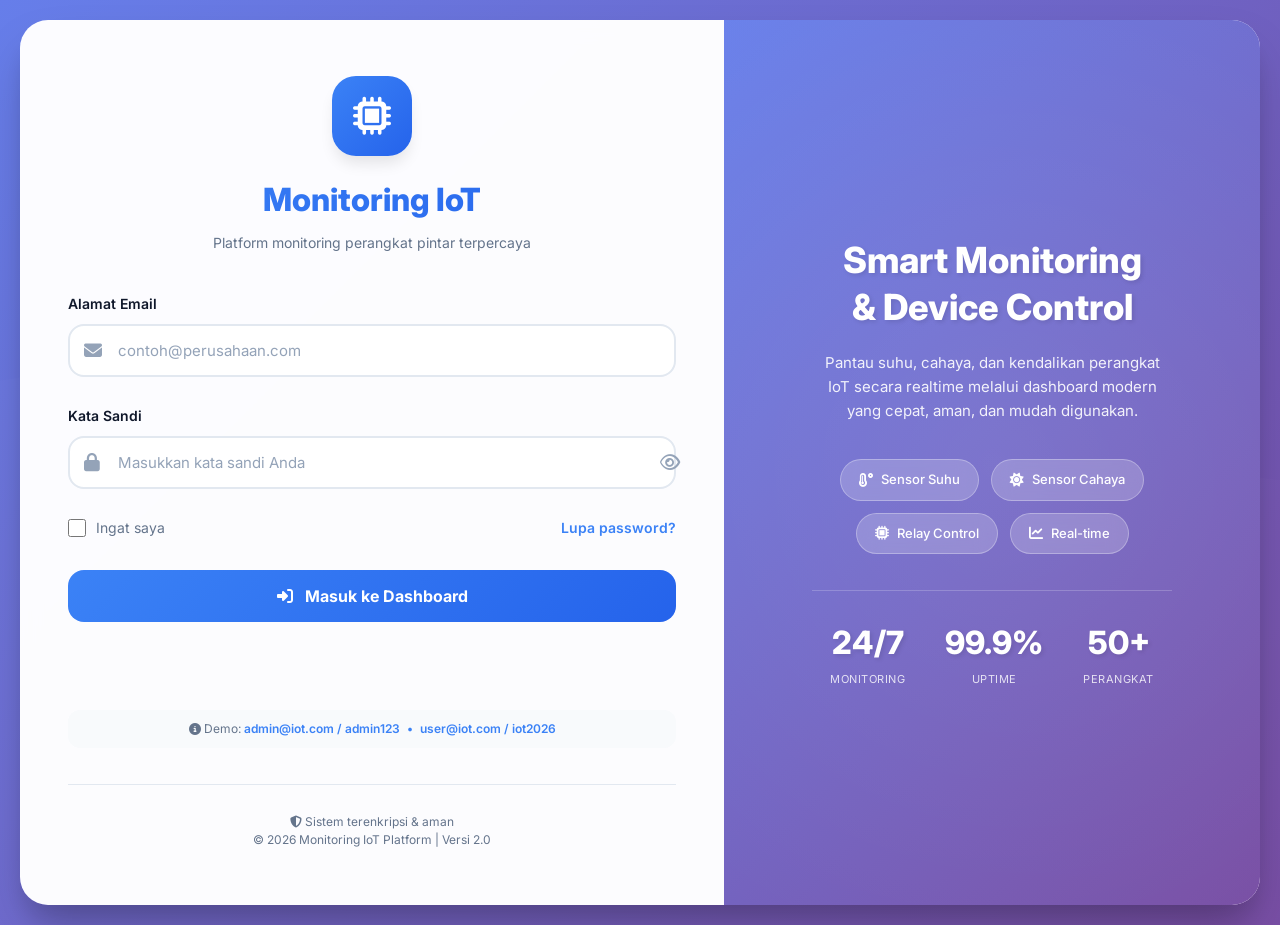
<file: login.html>
<!DOCTYPE html>
<html lang="id">
<head>
  <meta charset="UTF-8" />
  <meta name="viewport" content="width=device-width, initial-scale=1.0, user-scalable=yes" />
  <meta name="description" content="Login - Monitoring IoT Platform" />
  <meta name="theme-color" content="#3b82f6" />
  <title>Login | Monitoring IoT Platform</title>
  
  <!-- Font & Icons -->
  <link href="https://fonts.googleapis.com/css2?family=Inter:opsz,wght@14..32,300;14..32,400;14..32,500;14..32,600;14..32,700;14..32,800&display=swap" rel="stylesheet" />
  <link rel="stylesheet" href="https://cdnjs.cloudflare.com/ajax/libs/font-awesome/6.5.1/css/all.min.css" />
  
  <style>
    /* ================= SAME THEME AS DASHBOARD ================= */
    :root {
      --primary: #3b82f6;
      --primary-dark: #2563eb;
      --primary-light: #60a5fa;
      --success: #10b981;
      --danger: #ef4444;
      --warning: #f59e0b;
      --dark: #0f172a;
      --dark-soft: #1e293b;
      --gray: #64748b;
      --gray-light: #94a3b8;
      --border: #e2e8f0;
      --bg-light: #f8fafc;
      --shadow-sm: 0 1px 3px 0 rgb(0 0 0 / 0.1);
      --shadow-md: 0 4px 6px -1px rgb(0 0 0 / 0.1);
      --shadow-lg: 0 10px 15px -3px rgb(0 0 0 / 0.1);
      --shadow-xl: 0 20px 25px -5px rgb(0 0 0 / 0.1);
      --gradient-primary: linear-gradient(135deg, #3b82f6, #2563eb);
      --gradient-success: linear-gradient(135deg, #10b981, #059669);
      --gradient-purple: linear-gradient(135deg, #8b5cf6, #7c3aed);
      --radius-xl: 20px;
      --radius-2xl: 28px;
      --transition-base: 0.2s ease;
    }

    * {
      margin: 0;
      padding: 0;
      box-sizing: border-box;
    }

    body {
      background: linear-gradient(135deg, #667eea 0%, #764ba2 100%);
      font-family: 'Inter', system-ui, -apple-system, sans-serif;
      line-height: 1.5;
      color: var(--dark);
      min-height: 100vh;
      display: flex;
      align-items: center;
      justify-content: center;
      padding: 20px;
      position: relative;
    }

    body::before {
      content: '';
      position: absolute;
      top: 0;
      left: 0;
      right: 0;
      bottom: 0;
      background: url('data:image/svg+xml,<svg xmlns="http://www.w3.org/2000/svg" viewBox="0 0 1440 320"><path fill="rgba(255,255,255,0.05)" d="M0,96L48,112C96,128,192,160,288,160C384,160,480,128,576,122.7C672,117,768,139,864,154.7C960,171,1056,181,1152,165.3C1248,149,1344,107,1392,85.3L1440,64L1440,320L1392,320C1344,320,1248,320,1152,320C1056,320,960,320,864,320C768,320,672,320,576,320C480,320,384,320,288,320C192,320,96,320,48,320L0,320Z"></path></svg>') no-repeat bottom;
      background-size: cover;
      opacity: 0.3;
      pointer-events: none;
    }

    /* Dark mode support */
    @media (prefers-color-scheme: dark) {
      body {
        background: linear-gradient(135deg, #1e1b4b 0%, #111827 100%);
      }
    }

    /* Login Container */
    .login-container {
      width: 100%;
      max-width: 1300px;
      position: relative;
      z-index: 1;
      animation: fadeInUp 0.6s ease-out;
    }

    @keyframes fadeInUp {
      from {
        opacity: 0;
        transform: translateY(30px);
      }
      to {
        opacity: 1;
        transform: translateY(0);
      }
    }

    /* Glass Card */
    .login-card {
      background: rgba(255, 255, 255, 0.98);
      border-radius: var(--radius-2xl);
      box-shadow: var(--shadow-xl), 0 25px 50px -12px rgba(0, 0, 0, 0.25);
      overflow: hidden;
      display: flex;
      flex-wrap: wrap;
      transition: var(--transition-base);
      backdrop-filter: blur(10px);
    }

    @media (prefers-color-scheme: dark) {
      .login-card {
        background: rgba(30, 41, 59, 0.98);
      }
    }

    /* Left Side - Form */
    .login-form-side {
      flex: 1.2;
      padding: 56px 48px;
      min-width: 340px;
    }

    /* Logo Area */
    .logo-area {
      text-align: center;
      margin-bottom: 40px;
    }

    .logo-icon {
      width: 80px;
      height: 80px;
      background: var(--gradient-primary);
      border-radius: 24px;
      display: flex;
      align-items: center;
      justify-content: center;
      margin: 0 auto 20px;
      box-shadow: var(--shadow-lg);
      animation: pulse 2s infinite;
    }

    @keyframes pulse {
      0%, 100% {
        transform: scale(1);
      }
      50% {
        transform: scale(1.05);
      }
    }

    .logo-icon i {
      font-size: 38px;
      color: white;
    }

    .logo-area h1 {
      font-size: 32px;
      font-weight: 800;
      background: var(--gradient-primary);
      background-clip: text;
      -webkit-background-clip: text;
      color: transparent;
      margin-bottom: 8px;
    }

    .logo-area p {
      color: var(--gray);
      font-size: 14px;
    }

    /* Form Elements */
    .form-group {
      margin-bottom: 28px;
    }

    .form-group label {
      display: block;
      font-size: 14px;
      font-weight: 600;
      color: var(--dark);
      margin-bottom: 10px;
    }

    @media (prefers-color-scheme: dark) {
      .form-group label {
        color: #e2e8f0;
      }
    }

    .input-wrapper {
      position: relative;
    }

    .input-wrapper i {
      position: absolute;
      left: 16px;
      top: 50%;
      transform: translateY(-50%);
      color: var(--gray-light);
      font-size: 18px;
      transition: color var(--transition-base);
    }

    .input-wrapper input {
      width: 100%;
      padding: 15px 16px 15px 48px;
      background: white;
      border: 2px solid var(--border);
      border-radius: 16px;
      font-size: 15px;
      color: var(--dark);
      font-family: 'Inter', sans-serif;
      transition: all var(--transition-base);
      outline: none;
    }

    .input-wrapper input:focus {
      border-color: var(--primary);
      box-shadow: 0 0 0 4px rgba(59, 130, 246, 0.1);
    }

    .input-wrapper input:focus + i {
      color: var(--primary);
    }

    .input-wrapper input::placeholder {
      color: var(--gray-light);
    }

    @media (prefers-color-scheme: dark) {
      .input-wrapper input {
        background: #0f172a;
        border-color: #334155;
        color: #f1f5f9;
      }
      .input-wrapper input:focus {
        border-color: var(--primary);
        box-shadow: 0 0 0 4px rgba(59, 130, 246, 0.2);
      }
    }

    .toggle-password {
      position: absolute;
      right: 16px;
      top: 50%;
      transform: translateY(-50%);
      background: none;
      border: none;
      color: var(--gray-light);
      cursor: pointer;
      font-size: 18px;
      transition: all var(--transition-base);
      padding: 8px;
      border-radius: 8px;
    }

    .toggle-password:hover {
      color: var(--primary);
      background: rgba(59, 130, 246, 0.1);
    }

    /* Form Row */
    .form-row {
      display: flex;
      justify-content: space-between;
      align-items: center;
      margin: 28px 0 32px;
      flex-wrap: wrap;
      gap: 12px;
    }

    .checkbox {
      display: flex;
      align-items: center;
      gap: 10px;
      color: var(--gray);
      font-size: 14px;
      cursor: pointer;
      user-select: none;
    }

    .checkbox input {
      width: 18px;
      height: 18px;
      accent-color: var(--primary);
      cursor: pointer;
    }

    .checkbox:hover {
      color: var(--dark);
    }

    .forgot-link {
      color: var(--primary);
      text-decoration: none;
      font-size: 14px;
      font-weight: 600;
      transition: all var(--transition-base);
    }

    .forgot-link:hover {
      color: var(--primary-dark);
      text-decoration: underline;
      transform: translateX(2px);
    }

    /* Button */
    .btn-login {
      width: 100%;
      background: var(--gradient-primary);
      border: none;
      padding: 16px;
      border-radius: 16px;
      font-size: 16px;
      font-weight: 700;
      color: white;
      font-family: 'Inter', sans-serif;
      cursor: pointer;
      transition: all var(--transition-base);
      display: flex;
      align-items: center;
      justify-content: center;
      gap: 12px;
      position: relative;
      overflow: hidden;
    }

    .btn-login::before {
      content: '';
      position: absolute;
      top: 50%;
      left: 50%;
      width: 0;
      height: 0;
      border-radius: 50%;
      background: rgba(255, 255, 255, 0.3);
      transform: translate(-50%, -50%);
      transition: width 0.6s, height 0.6s;
    }

    .btn-login:hover::before {
      width: 300px;
      height: 300px;
    }

    .btn-login:hover {
      transform: translateY(-2px);
      box-shadow: var(--shadow-lg);
    }

    .btn-login:active {
      transform: translateY(0);
    }

    .btn-login.loading {
      opacity: 0.8;
      pointer-events: none;
    }

    .btn-login.loading i {
      animation: spin 1s linear infinite;
    }

    @keyframes spin {
      from { transform: rotate(0deg); }
      to { transform: rotate(360deg); }
    }

    /* Message */
    .form-message {
      margin-top: 20px;
      text-align: center;
      font-size: 13px;
      padding: 12px;
      border-radius: 12px;
      min-height: 48px;
      font-weight: 500;
      animation: slideDown 0.3s ease-out;
    }

    @keyframes slideDown {
      from {
        opacity: 0;
        transform: translateY(-10px);
      }
      to {
        opacity: 1;
        transform: translateY(0);
      }
    }

    .form-message.error {
      background: linear-gradient(135deg, #fef2f2, #fee2e2);
      color: var(--danger);
      border-left: 4px solid var(--danger);
    }

    .form-message.success {
      background: linear-gradient(135deg, #f0fdf4, #dcfce7);
      color: var(--success);
      border-left: 4px solid var(--success);
    }

    @media (prefers-color-scheme: dark) {
      .form-message.error {
        background: rgba(239, 68, 68, 0.15);
        border-left-color: var(--danger);
      }
      .form-message.success {
        background: rgba(16, 185, 129, 0.15);
        border-left-color: var(--success);
      }
    }

    /* Footer */
    .form-footer {
      text-align: center;
      margin-top: 36px;
      padding-top: 28px;
      border-top: 1px solid var(--border);
      color: var(--gray);
      font-size: 12px;
    }

    @media (prefers-color-scheme: dark) {
      .form-footer {
        border-top-color: #334155;
      }
    }

    /* Right Side - Hero */
    .login-hero {
      flex: 0.9;
      background: linear-gradient(135deg, #667eea 0%, #764ba2 100%);
      padding: 56px 40px;
      display: flex;
      align-items: center;
      justify-content: center;
      position: relative;
      overflow: hidden;
    }

    .login-hero::before {
      content: '';
      position: absolute;
      top: -50%;
      right: -50%;
      width: 200%;
      height: 200%;
      background: radial-gradient(circle, rgba(255,255,255,0.1) 0%, rgba(255,255,255,0) 70%);
      animation: rotate 20s linear infinite;
    }

    @keyframes rotate {
      from {
        transform: rotate(0deg);
      }
      to {
        transform: rotate(360deg);
      }
    }

    .hero-content {
      text-align: center;
      max-width: 360px;
      position: relative;
      z-index: 1;
    }

    .hero-content h2 {
      font-size: 36px;
      font-weight: 800;
      line-height: 1.3;
      color: white;
      margin-bottom: 20px;
      text-shadow: 2px 2px 4px rgba(0,0,0,0.1);
    }

    .hero-content p {
      color: rgba(255, 255, 255, 0.9);
      font-size: 15px;
      line-height: 1.6;
      margin-bottom: 36px;
    }

    /* Feature Badges */
    .feature-badges {
      display: flex;
      flex-wrap: wrap;
      justify-content: center;
      gap: 12px;
      margin-bottom: 36px;
    }

    .badge {
      background: rgba(255, 255, 255, 0.2);
      backdrop-filter: blur(10px);
      padding: 10px 18px;
      border-radius: 40px;
      font-size: 13px;
      font-weight: 500;
      display: inline-flex;
      align-items: center;
      gap: 8px;
      transition: all var(--transition-base);
      color: white;
      border: 1px solid rgba(255, 255, 255, 0.3);
    }

    .badge i {
      font-size: 14px;
    }

    .badge:hover {
      transform: translateY(-2px) scale(1.05);
      background: rgba(255, 255, 255, 0.3);
      box-shadow: var(--shadow-md);
    }

    /* Stats */
    .stats {
      display: flex;
      justify-content: center;
      gap: 40px;
      padding-top: 28px;
      border-top: 1px solid rgba(255, 255, 255, 0.2);
    }

    .stat {
      text-align: center;
    }

    .stat-number {
      font-size: 32px;
      font-weight: 800;
      color: white;
      text-shadow: 2px 2px 4px rgba(0,0,0,0.1);
    }

    .stat-label {
      font-size: 11px;
      color: rgba(255, 255, 255, 0.8);
      text-transform: uppercase;
      letter-spacing: 0.5px;
      margin-top: 4px;
    }

    /* Demo Hint */
    .demo-hint {
      margin-top: 20px;
      text-align: center;
      font-size: 12px;
      color: var(--gray);
      padding: 10px;
      background: var(--bg-light);
      border-radius: 12px;
    }

    @media (prefers-color-scheme: dark) {
      .demo-hint {
        background: rgba(15, 23, 42, 0.5);
      }
    }

    .demo-hint span {
      color: var(--primary);
      cursor: pointer;
      font-weight: 600;
      text-decoration: none;
      transition: all var(--transition-base);
    }

    .demo-hint span:hover {
      color: var(--primary-dark);
      text-decoration: underline;
    }

    /* Responsive */
    @media (max-width: 1024px) {
      .login-form-side {
        padding: 48px 36px;
      }
      .login-hero {
        padding: 48px 32px;
      }
    }

    @media (max-width: 900px) {
      .login-form-side {
        padding: 40px 32px;
      }
      .login-hero {
        padding: 40px 28px;
      }
      .hero-content h2 {
        font-size: 28px;
      }
    }

    @media (max-width: 768px) {
      body {
        padding: 16px;
      }
      .login-form-side {
        padding: 36px 28px;
        min-width: auto;
      }
      .hero-content h2 {
        font-size: 24px;
      }
      .stats {
        gap: 30px;
      }
      .stat-number {
        font-size: 26px;
      }
    }

    @media (max-width: 640px) {
      .login-card {
        flex-direction: column;
      }
      .login-hero {
        order: -1;
      }
      .feature-badges {
        gap: 8px;
      }
      .badge {
        padding: 8px 14px;
        font-size: 11px;
      }
      .stats {
        gap: 24px;
      }
    }
  </style>
</head>
<body>

<div class="login-container">
  <div class="login-card">
    <!-- Left Side - Login Form -->
    <div class="login-form-side">
      <div class="logo-area">
        <div class="logo-icon">
          <i class="fas fa-microchip"></i>
        </div>
        <h1>Monitoring IoT</h1>
        <p>Platform monitoring perangkat pintar terpercaya</p>
      </div>

      <form id="loginForm">
        <div class="form-group">
          <label for="email">Alamat Email</label>
          <div class="input-wrapper">
            <i class="fas fa-envelope"></i>
            <input 
              type="email" 
              id="email" 
              placeholder="contoh@perusahaan.com" 
              autocomplete="email"
              required
            >
          </div>
        </div>

        <div class="form-group">
          <label for="password">Kata Sandi</label>
          <div class="input-wrapper">
            <i class="fas fa-lock"></i>
            <input 
              type="password" 
              id="password" 
              placeholder="Masukkan kata sandi Anda" 
              autocomplete="current-password"
              required
            >
            <button type="button" class="toggle-password" id="togglePassword" aria-label="Toggle password visibility">
              <i class="far fa-eye"></i>
            </button>
          </div>
        </div>

        <div class="form-row">
          <label class="checkbox">
            <input type="checkbox" id="rememberCheckbox">
            <span>Ingat saya</span>
          </label>
          <a href="#" class="forgot-link" id="forgotLink">Lupa password?</a>
        </div>

        <button type="submit" class="btn-login" id="submitBtn">
          <i class="fas fa-sign-in-alt"></i>
          <span>Masuk ke Dashboard</span>
        </button>

        <div id="loginMessage" class="form-message"></div>
        
        <div class="demo-hint">
          <i class="fas fa-info-circle"></i> Demo: 
          <span id="fillDemo">admin@iot.com / admin123</span>
          <span style="margin: 0 4px">•</span>
          <span id="fillDemo2">user@iot.com / iot2026</span>
        </div>
      </form>

      <div class="form-footer">
        <i class="fas fa-shield-alt"></i> Sistem terenkripsi & aman
        <br>
        © 2026 Monitoring IoT Platform | Versi 2.0
      </div>
    </div>

    <!-- Right Side - Hero Section -->
    <div class="login-hero">
      <div class="hero-content">
        <h2>
          Smart Monitoring
          <br>
          & Device Control
        </h2>
        <p>
          Pantau suhu, cahaya, dan kendalikan perangkat IoT secara realtime 
          melalui dashboard modern yang cepat, aman, dan mudah digunakan.
        </p>
        
        <div class="feature-badges">
          <div class="badge">
            <i class="fas fa-temperature-high"></i>
            Sensor Suhu
          </div>
          <div class="badge">
            <i class="fas fa-sun"></i>
            Sensor Cahaya
          </div>
          <div class="badge">
            <i class="fas fa-microchip"></i>
            Relay Control
          </div>
          <div class="badge">
            <i class="fas fa-chart-line"></i>
            Real-time
          </div>
        </div>

        <div class="stats">
          <div class="stat">
            <div class="stat-number">24/7</div>
            <div class="stat-label">Monitoring</div>
          </div>
          <div class="stat">
            <div class="stat-number">99.9%</div>
            <div class="stat-label">Uptime</div>
          </div>
          <div class="stat">
            <div class="stat-number">50+</div>
            <div class="stat-label">Perangkat</div>
          </div>
        </div>
      </div>
    </div>
  </div>
</div>

<script>
  (function() {
    const toggleBtn = document.getElementById('togglePassword');
    const passwordInput = document.getElementById('password');
    const emailInput = document.getElementById('email');
    const loginForm = document.getElementById('loginForm');
    const messageDiv = document.getElementById('loginMessage');
    const submitBtn = document.getElementById('submitBtn');
    const rememberCheckbox = document.getElementById('rememberCheckbox');
    const fillDemo = document.getElementById('fillDemo');
    const fillDemo2 = document.getElementById('fillDemo2');

    // Toggle password visibility
    if (toggleBtn && passwordInput) {
      toggleBtn.addEventListener('click', () => {
        const type = passwordInput.type === 'password' ? 'text' : 'password';
        passwordInput.type = type;
        const icon = toggleBtn.querySelector('i');
        icon.className = type === 'password' ? 'far fa-eye' : 'far fa-eye-slash';
      });
    }

    // Fill demo credentials
    if (fillDemo) {
      fillDemo.addEventListener('click', (e) => {
        e.stopPropagation();
        emailInput.value = 'admin@iot.com';
        passwordInput.value = 'admin123';
        showMessage('✅ Demo admin credentials telah diisi', false);
        // Trigger input event for any listeners
        emailInput.dispatchEvent(new Event('input'));
        passwordInput.dispatchEvent(new Event('input'));
      });
    }

    if (fillDemo2) {
      fillDemo2.addEventListener('click', (e) => {
        e.stopPropagation();
        emailInput.value = 'user@iot.com';
        passwordInput.value = 'iot2026';
        showMessage('✅ Demo user credentials telah diisi', false);
        emailInput.dispatchEvent(new Event('input'));
        passwordInput.dispatchEvent(new Event('input'));
      });
    }

    function showMessage(msg, isError = true) {
      messageDiv.textContent = msg;
      messageDiv.className = 'form-message';
      messageDiv.classList.add(isError ? 'error' : 'success');
      
      if (!isError) {
        setTimeout(() => {
          if (messageDiv.textContent === msg) {
            messageDiv.textContent = '';
            messageDiv.className = 'form-message';
          }
        }, 4000);
      }
    }

    // Load stored credentials
    function loadStoredCredentials() {
      const storedEmail = localStorage.getItem('iot_rem_email');
      const storedPass = localStorage.getItem('iot_rem_pass');
      const rememberFlag = localStorage.getItem('iot_rem_flag');
      
      if (rememberFlag === 'true' && storedEmail && storedPass) {
        emailInput.value = storedEmail;
        passwordInput.value = storedPass;
        rememberCheckbox.checked = true;
      }
    }

    // Save remember me
    function persistRememberMe(email, password, remember) {
      if (remember) {
        localStorage.setItem('iot_rem_email', email);
        localStorage.setItem('iot_rem_pass', password);
        localStorage.setItem('iot_rem_flag', 'true');
      } else {
        localStorage.removeItem('iot_rem_email');
        localStorage.removeItem('iot_rem_pass');
        localStorage.setItem('iot_rem_flag', 'false');
      }
    }

    // Validation
    function validateInputs(email, password) {
      if (!email.trim() || !password.trim()) {
        showMessage('❌ Email dan password harus diisi!');
        return false;
      }
      const emailPattern = /^[^\s@]+@([^\s@]+\.)+[^\s@]+$/;
      if (!emailPattern.test(email)) {
        showMessage('📧 Format email tidak valid. Contoh: nama@domain.com');
        return false;
      }
      if (password.length < 4) {
        showMessage('🔐 Password minimal 4 karakter');
        return false;
      }
      return true;
    }

    // Simulate login API with better security
    async function performLogin(email, password) {
      return new Promise((resolve, reject) => {
        setTimeout(() => {
          const validCredentials = [
            { email: 'admin@iot.com', pass: 'admin123', role: 'admin', name: 'Administrator' },
            { email: 'user@iot.com', pass: 'iot2026', role: 'user', name: 'User Biasa' },
            { email: 'operator@monitoring.com', pass: 'monitor123', role: 'operator', name: 'Operator' }
          ];
          const matched = validCredentials.find(cred => cred.email === email && cred.pass === password);
          
          if (matched) {
            resolve({ 
              success: true, 
              message: `✅ Selamat datang, ${matched.name}! Mengarahkan ke dashboard...`, 
              token: 'jwt_token_' + Date.now(),
              user: matched
            });
          } else {
            reject({ 
              success: false, 
              message: '❌ Email atau password salah. Gunakan:\n• admin@iot.com / admin123\n• user@iot.com / iot2026'
            });
          }
        }, 1000);
      });
    }

    // Redirect ke dashboard
    function redirectToDashboard() {
      // Simpan sesi login
      sessionStorage.setItem('isLoggedIn', 'true');
      sessionStorage.setItem('userEmail', emailInput.value.trim());
      sessionStorage.setItem('loginTime', new Date().toISOString());
      
      // Redirect ke dashboard
      window.location.href = 'dashboard.html';
    }

    // Handle submit
    loginForm.addEventListener('submit', async (e) => {
      e.preventDefault();
      
      const email = emailInput.value.trim();
      const password = passwordInput.value;
      const remember = rememberCheckbox.checked;
      
      messageDiv.className = 'form-message';
      
      if (!validateInputs(email, password)) return;
      
      // Loading state
      const originalBtnHTML = submitBtn.innerHTML;
      submitBtn.innerHTML = '<i class="fas fa-spinner"></i><span>Memproses...</span>';
      submitBtn.classList.add('loading');
      submitBtn.disabled = true;
      
      try {
        const result = await performLogin(email, password);
        if (result.success) {
          persistRememberMe(email, password, remember);
          showMessage(result.message, false);
          sessionStorage.setItem('iot_token', result.token);
          sessionStorage.setItem('iot_user', email);
          sessionStorage.setItem('userRole', result.user.role);
          sessionStorage.setItem('userName', result.user.name);
          
          // Redirect after delay
          setTimeout(() => {
            redirectToDashboard();
          }, 1500);
        }
      } catch (err) {
        showMessage(err.message);
        submitBtn.innerHTML = originalBtnHTML;
        submitBtn.classList.remove('loading');
        submitBtn.disabled = false;
      }
    });

    // Forgot password handler with better UX
    const forgotLink = document.getElementById('forgotLink');
    if (forgotLink) {
      forgotLink.addEventListener('click', (e) => {
        e.preventDefault();
        showMessage('🔐 Silakan hubungi administrator sistem untuk reset password Anda. Email: support@iotplatform.com', false);
      });
    }

    // Clear message on input with debounce
    let inputTimeout;
    const clearMessageOnInput = () => {
      if (inputTimeout) clearTimeout(inputTimeout);
      inputTimeout = setTimeout(() => {
        if (messageDiv.textContent) messageDiv.textContent = '';
      }, 500);
    };
    
    emailInput.addEventListener('input', clearMessageOnInput);
    passwordInput.addEventListener('input', clearMessageOnInput);
    
    // Load stored credentials on page load
    loadStoredCredentials();

    // Cek jika sudah login, redirect ke dashboard
    if (sessionStorage.getItem('isLoggedIn') === 'true') {
      // Optional: add a small delay to prevent immediate redirect on page refresh
      setTimeout(() => {
        window.location.href = 'dashboard.html';
      }, 100);
    }
  })();
</script>
</body>
</html>
</file>
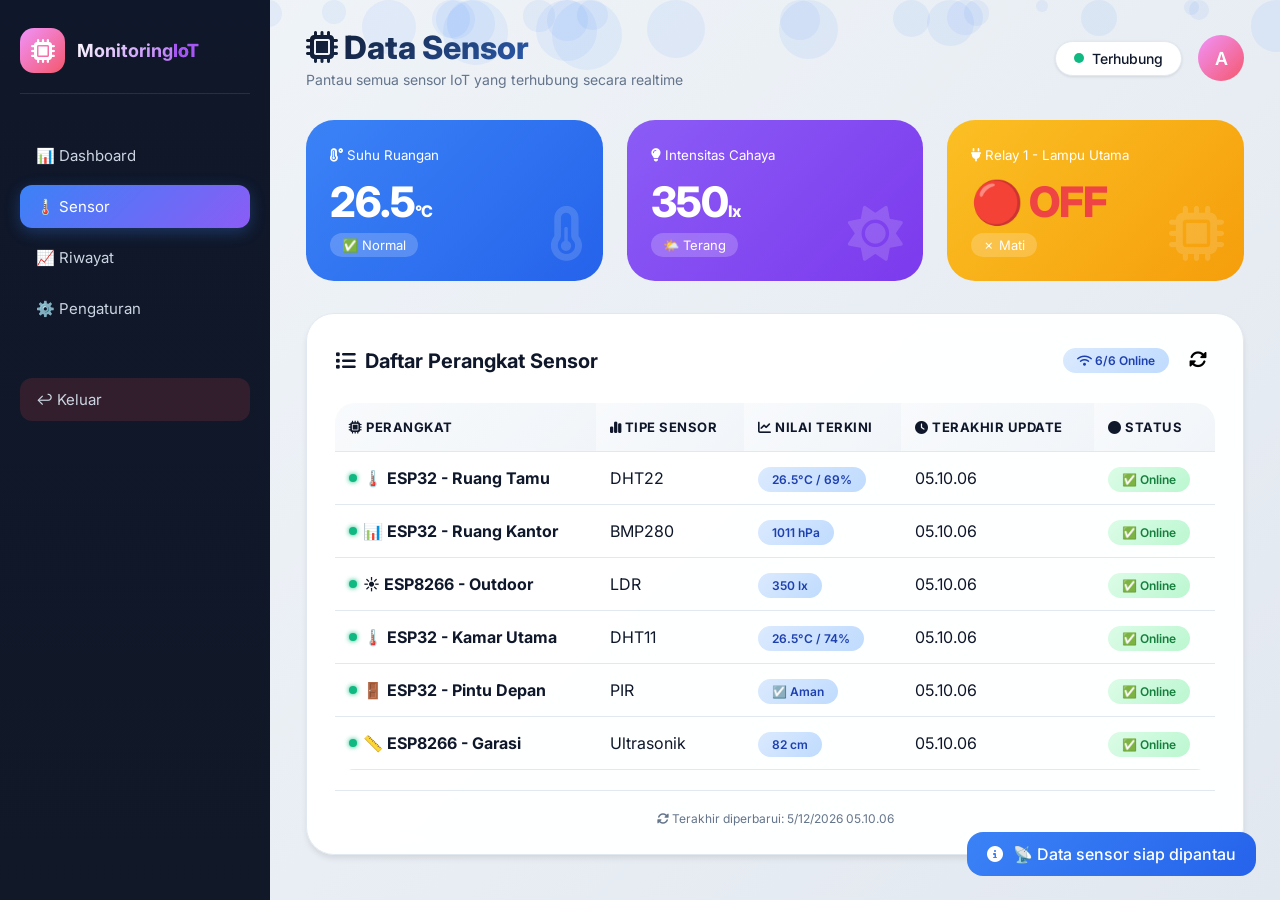
<file: sensor.html>
<!DOCTYPE html>
<html lang="id">
<head>
  <meta charset="UTF-8" />
  <meta name="viewport" content="width=device-width, initial-scale=1.0, user-scalable=yes" />
  <title>Data Sensor | Monitoring IoT</title>
  <meta name="description" content="Halaman monitoring data sensor realtime dari semua perangkat IoT yang terhubung." />
  
  <!-- Font & Icons -->
  <link href="https://fonts.googleapis.com/css2?family=Inter:opsz,wght@14..32,300;400;500;600;700;800&display=swap" rel="stylesheet" />
  <link rel="stylesheet" href="https://cdnjs.cloudflare.com/ajax/libs/font-awesome/6.5.1/css/all.min.css" />
  
  <style>
    :root {
      --primary: #3b82f6;
      --primary-dark: #2563eb;
      --primary-light: #60a5fa;
      --success: #10b981;
      --success-dark: #059669;
      --danger: #ef4444;
      --warning: #f59e0b;
      --dark: #0f172a;
      --dark-soft: #1e293b;
      --gray: #64748b;
      --gray-light: #94a3b8;
      --border: #e2e8f0;
      --bg-light: #f8fafc;
      --shadow-sm: 0 1px 3px 0 rgb(0 0 0 / 0.1);
      --shadow-md: 0 4px 6px -1px rgb(0 0 0 / 0.1);
      --shadow-lg: 0 10px 15px -3px rgb(0 0 0 / 0.1);
      --shadow-xl: 0 20px 25px -5px rgb(0 0 0 / 0.1);
      --gradient-primary: linear-gradient(135deg, #3b82f6, #2563eb);
      --gradient-success: linear-gradient(135deg, #10b981, #059669);
      --gradient-purple: linear-gradient(135deg, #8b5cf6, #7c3aed);
      --gradient-orange: linear-gradient(135deg, #f59e0b, #d97706);
      --gradient-sidebar: linear-gradient(180deg, #0f172a 0%, #111827 100%);
      --gradient-pink: linear-gradient(135deg, #ec4899, #be185d);
      --gradient-cyan: linear-gradient(135deg, #06b6d4, #0891b2);
      --transition-base: 0.3s cubic-bezier(0.4, 0, 0.2, 1);
      --radius-xl: 20px;
      --radius-2xl: 28px;
    }

    * { margin: 0; padding: 0; box-sizing: border-box; }

    body {
      font-family: 'Inter', sans-serif;
      background: linear-gradient(135deg, #f1f5f9 0%, #e2e8f0 100%);
      color: var(--dark);
      min-height: 100vh;
    }

    /* Animated Background */
    .bg-animation {
      position: fixed;
      top: 0;
      left: 0;
      width: 100%;
      height: 100%;
      z-index: -1;
      overflow: hidden;
    }

    .bg-animation span {
      position: absolute;
      width: 20px;
      height: 20px;
      background: rgba(59,130,246,0.08);
      border-radius: 50%;
      animation: floatBg 20s infinite;
    }

    @keyframes floatBg {
      0% { transform: translateY(100vh) rotate(0deg); opacity: 0; }
      50% { opacity: 0.5; }
      100% { transform: translateY(-100vh) rotate(360deg); opacity: 0; }
    }

    /* App Shell */
    .app-shell { display: flex; min-height: 100vh; }

    /* Sidebar */
    .sidebar {
      width: 270px;
      background: var(--gradient-sidebar);
      color: #e2e8f0;
      position: fixed;
      left: 0;
      top: 0;
      height: 100vh;
      padding: 28px 20px;
      z-index: 100;
      transition: transform var(--transition-base);
      overflow-y: auto;
    }

    .sidebar-brand {
      display: flex;
      align-items: center;
      gap: 12px;
      margin-bottom: 40px;
      padding-bottom: 20px;
      border-bottom: 1px solid rgba(255,255,255,0.1);
    }

    .sidebar-brand .logo-icon {
      width: 45px;
      height: 45px;
      background: linear-gradient(135deg, #f093fb, #f5576c);
      border-radius: 14px;
      display: flex;
      align-items: center;
      justify-content: center;
    }

    .sidebar-brand .logo-icon i {
      font-size: 24px;
      color: white;
    }

    .sidebar-brand span {
      font-size: 18px;
      font-weight: 700;
      background: linear-gradient(135deg, #fff, #a855f7);
      -webkit-background-clip: text;
      background-clip: text;
      color: transparent;
    }

    .sidebar-brand span strong { background: none; color: #a855f7; -webkit-background-clip: unset; }

    .sidebar-nav {
      display: flex;
      flex-direction: column;
      gap: 8px;
    }

    .sidebar-nav a {
      display: flex;
      align-items: center;
      gap: 12px;
      padding: 12px 16px;
      color: #cbd5e1;
      text-decoration: none;
      border-radius: 12px;
      transition: all var(--transition-base);
      font-size: 15px;
    }

    .sidebar-nav a:hover { background: rgba(255,255,255,0.1); color: white; transform: translateX(4px); }
    .sidebar-nav a.active { 
      background: linear-gradient(135deg, #3b82f6, #8b5cf6);
      color: white;
      box-shadow: 0 4px 15px rgba(59,130,246,0.3);
    }

    .logout {
      margin-top: 40px;
      background: rgba(239,68,68,0.15);
    }
    .logout:hover { background: #ef4444 !important; }

    /* Main Content */
    .main {
      margin-left: 270px;
      width: calc(100% - 270px);
      padding: 28px 36px;
    }

    /* Topbar */
    .topbar {
      display: flex;
      justify-content: space-between;
      align-items: center;
      margin-bottom: 32px;
      flex-wrap: wrap;
      gap: 16px;
    }

    .topbar h1 {
      font-size: 32px;
      font-weight: 800;
      background: linear-gradient(135deg, #0f172a, #3b82f6);
      -webkit-background-clip: text;
      background-clip: text;
      color: transparent;
    }

    .muted { color: var(--gray); font-size: 14px; margin-top: 4px; }

    .topbar-actions {
      display: flex;
      align-items: center;
      gap: 16px;
    }

    .status-pill {
      display: flex;
      align-items: center;
      gap: 8px;
      background: white;
      padding: 8px 18px;
      border-radius: 40px;
      font-size: 14px;
      font-weight: 500;
      box-shadow: var(--shadow-sm);
      border: 1px solid var(--border);
      cursor: pointer;
      transition: all var(--transition-base);
    }

    .status-pill:hover { transform: scale(0.98); background: #f8fafc; }

    .dot {
      width: 10px;
      height: 10px;
      border-radius: 50%;
    }
    .online { background: var(--success); animation: pulse 2s infinite; }

    @keyframes pulse {
      0% { box-shadow: 0 0 0 0 rgba(16,185,129,0.4); }
      70% { box-shadow: 0 0 0 6px rgba(16,185,129,0); }
      100% { box-shadow: 0 0 0 0 rgba(16,185,129,0); }
    }

    .avatar {
      width: 46px;
      height: 46px;
      background: linear-gradient(135deg, #f093fb, #f5576c);
      border-radius: 50%;
      display: flex;
      align-items: center;
      justify-content: center;
      color: white;
      font-weight: 600;
      font-size: 18px;
      cursor: pointer;
      transition: all var(--transition-base);
    }
    .avatar:hover { transform: scale(1.05) rotate(5deg); }

    /* Stats Cards - Colorful */
    .stats-grid {
      display: grid;
      grid-template-columns: repeat(3, 1fr);
      gap: 24px;
      margin-bottom: 32px;
    }

    .stat-card {
      padding: 24px;
      border-radius: var(--radius-2xl);
      color: white;
      position: relative;
      overflow: hidden;
      transition: all var(--transition-base);
      cursor: pointer;
    }

    .stat-card:hover { transform: translateY(-6px); box-shadow: var(--shadow-xl); }

    .stat-card .stat-icon {
      position: absolute;
      right: 20px;
      bottom: 20px;
      font-size: 55px;
      opacity: 0.15;
      transition: all var(--transition-base);
    }

    .stat-card:hover .stat-icon { transform: scale(1.1); opacity: 0.25; }

    .stat-card h2 { font-size: 42px; margin: 12px 0 6px; font-weight: 800; letter-spacing: -1px; }

    .trend {
      font-size: 13px;
      background: rgba(255,255,255,0.2);
      padding: 4px 12px;
      border-radius: 30px;
      display: inline-flex;
      align-items: center;
      gap: 4px;
    }

    .gradient-1 { background: linear-gradient(135deg, #3b82f6, #2563eb); }
    .gradient-4 { background: linear-gradient(135deg, #8b5cf6, #7c3aed); }
    .gradient-relay { background: linear-gradient(135deg, #fbbf24, #f59e0b); }

    /* Panel */
    .panel {
      background: rgba(255,255,255,0.96);
      backdrop-filter: blur(10px);
      border-radius: var(--radius-2xl);
      padding: 28px;
      box-shadow: var(--shadow-md);
      border: 1px solid var(--border);
      transition: all var(--transition-base);
    }

    .panel:hover { box-shadow: var(--shadow-xl); transform: translateY(-3px); }

    .panel-header {
      display: flex;
      justify-content: space-between;
      align-items: center;
      margin-bottom: 24px;
      flex-wrap: wrap;
      gap: 12px;
    }

    .panel-header h3 { font-size: 20px; font-weight: 700; display: flex; align-items: center; gap: 10px; }

    .badge-pill {
      padding: 5px 14px;
      border-radius: 30px;
      font-size: 12px;
      font-weight: 600;
      transition: all var(--transition-base);
    }
    .badge-pill.ok { background: linear-gradient(135deg, #dcfce7, #bbf7d0); color: #15803d; }
    .badge-pill.warning { background: linear-gradient(135deg, #fef9c3, #fde047); color: #854d0e; }
    .badge-pill.err { background: linear-gradient(135deg, #fee2e2, #fecaca); color: #b91c1c; }
    .badge-pill.info { background: linear-gradient(135deg, #dbeafe, #bfdbfe); color: #1e40af; }

    /* Table */
    .table-wrap { overflow-x: auto; border-radius: var(--radius-xl); }
    .data-table { width: 100%; border-collapse: collapse; }
    .data-table th, .data-table td { padding: 16px 14px; text-align: left; border-bottom: 1px solid var(--border); }
    .data-table th { background: linear-gradient(135deg, #f8fafc, #f1f5f9); font-weight: 700; font-size: 13px; text-transform: uppercase; letter-spacing: 0.5px; color: var(--dark); }
    .data-table tr { transition: all var(--transition-base); }
    .data-table tr:hover td { background: rgba(59,130,246,0.05); transform: scale(1.01); }

    /* Sensor status indicator */
    .sensor-status {
      display: flex;
      align-items: center;
      gap: 6px;
    }
    .sensor-dot {
      width: 8px;
      height: 8px;
      border-radius: 50%;
    }
    .sensor-dot.online { background: #10b981; box-shadow: 0 0 5px #10b981; }
    .sensor-dot.offline { background: #ef4444; }

    /* Toast */
    .toast-notification {
      position: fixed;
      bottom: 24px;
      right: 24px;
      background: var(--dark-soft);
      color: white;
      padding: 12px 20px;
      border-radius: 16px;
      display: flex;
      align-items: center;
      gap: 10px;
      z-index: 1100;
      transform: translateX(400px);
      transition: transform 0.3s cubic-bezier(0.68, -0.55, 0.265, 1.55);
      font-weight: 500;
    }
    .toast-notification.show { transform: translateX(0); }
    .toast-notification.success { background: linear-gradient(135deg, #10b981, #059669); }
    .toast-notification.info { background: linear-gradient(135deg, #3b82f6, #2563eb); }
    .toast-notification.warning { background: linear-gradient(135deg, #f59e0b, #d97706); }

    /* Refresh button */
    .refresh-btn {
      background: none;
      border: none;
      cursor: pointer;
      font-size: 18px;
      padding: 8px;
      border-radius: 50%;
      transition: all var(--transition-base);
    }
    .refresh-btn:hover { background: var(--bg-light); transform: rotate(180deg); }

    /* Menu toggle mobile */
    .menu-toggle {
      display: none;
      position: fixed;
      bottom: 20px;
      right: 20px;
      width: 52px;
      height: 52px;
      background: linear-gradient(135deg, #3b82f6, #8b5cf6);
      border-radius: 50%;
      border: none;
      color: white;
      font-size: 24px;
      cursor: pointer;
      z-index: 1500;
      box-shadow: var(--shadow-lg);
      transition: all var(--transition-base);
    }
    .menu-toggle:hover { transform: scale(1.05); }

    /* Last update */
    .last-update {
      font-size: 12px;
      color: var(--gray);
      margin-top: 20px;
      text-align: center;
      padding-top: 20px;
      border-top: 1px solid var(--border);
    }

    /* Responsive */
    @media (max-width: 1024px) {
      .stats-grid { grid-template-columns: repeat(3, 1fr); gap: 16px; }
      .stat-card h2 { font-size: 32px; }
    }

    @media (max-width: 768px) {
      .sidebar { transform: translateX(-100%); }
      .sidebar.open { transform: translateX(0); }
      .main { margin-left: 0; width: 100%; padding: 20px; }
      .menu-toggle { display: flex; align-items: center; justify-content: center; }
      .stats-grid { grid-template-columns: 1fr; }
      .stat-card h2 { font-size: 38px; }
    }

    @media (max-width: 640px) {
      .panel { padding: 16px; }
      .data-table th, .data-table td { padding: 10px 8px; font-size: 12px; }
    }

    /* Dark mode */
    @media (prefers-color-scheme: dark) {
      body { background: linear-gradient(135deg, #0f172a 0%, #1e293b 100%); }
      .panel { background: rgba(30,41,59,0.96); border-color: #334155; }
      .status-pill { background: #1e293b; color: #e2e8f0; border-color: #334155; }
      .data-table th { background: #1e293b; color: #cbd5e1; }
      .data-table td { border-bottom-color: #334155; }
      .topbar h1 { background: linear-gradient(135deg, #fff, #94a3b8); -webkit-background-clip: text; background-clip: text; }
      .refresh-btn:hover { background: #334155; }
    }
  </style>
</head>
<body>

<div class="bg-animation" id="bgAnimation"></div>

<div class="app-shell">
  <aside class="sidebar" id="sidebar">
    <div class="sidebar-brand">
      <div class="logo-icon"><i class="fas fa-microchip"></i></div>
      <span>Monitoring<strong>IoT</strong></span>
    </div>
    <nav class="sidebar-nav">
      <a href="dashboard.html" id="nav-dashboard">📊 Dashboard</a>
      <a href="sensor.html" id="nav-sensor" class="active">🌡️ Sensor</a>
      <a href="riwayat.html" id="nav-riwayat">📈 Riwayat</a>
      <a href="pengaturan.html" id="nav-pengaturan">⚙️ Pengaturan</a>
      <a href="#" id="logoutBtn" class="logout">↩️ Keluar</a>
    </nav>
  </aside>

  <main class="main">
    <header class="topbar">
      <div>
        <h1><i class="fas fa-microchip"></i> Data Sensor</h1>
        <p class="muted">Pantau semua sensor IoT yang terhubung secara realtime</p>
      </div>
      <div class="topbar-actions">
        <div class="status-pill" id="connStatusBtn">
          <span class="dot online"></span> <span id="connectionStatus">Terhubung</span>
        </div>
        <div class="avatar" id="userAvatarBtn">A</div>
      </div>
    </header>

    <!-- Sensor Cards Grid -->
    <section class="stats-grid">
      <div class="stat-card gradient-1">
        <i class="fas fa-thermometer-half stat-icon"></i>
        <small><i class="fas fa-temperature-high"></i> Suhu Ruangan</small>
        <h2 id="statSuhu">--<span style="font-size:16px;">°C</span></h2>
        <span class="trend" id="trendSuhu">↑ Stabil</span>
      </div>
      <div class="stat-card gradient-4">
        <i class="fas fa-sun stat-icon"></i>
        <small><i class="fas fa-lightbulb"></i> Intensitas Cahaya</small>
        <h2 id="statCahaya">--<span style="font-size:16px;">lx</span></h2>
        <span class="trend" id="trendCahaya">↑ Cerah</span>
      </div>
      <div class="stat-card gradient-relay">
        <i class="fas fa-microchip stat-icon"></i>
        <small><i class="fas fa-plug"></i> Relay 1 - Lampu Utama</small>
        <h2 id="relayStatus">--</h2>
        <span class="trend" id="relayTrend">Status</span>
      </div>
    </section>

    <!-- Daftar Sensor -->
    <section class="panel">
      <div class="panel-header">
        <h3><i class="fas fa-list"></i> Daftar Perangkat Sensor</h3>
        <div style="display: flex; gap: 12px; align-items: center;">
          <span class="badge-pill info" id="sensorCount">Memuat...</span>
          <button class="refresh-btn" id="refreshSensorBtn" title="Refresh Data">
            <i class="fas fa-sync-alt"></i>
          </button>
        </div>
      </div>
      <div class="table-wrap">
        <table class="data-table">
          <thead>
            <tr>
              <th><i class="fas fa-microchip"></i> Perangkat</th>
              <th><i class="fas fa-chart-simple"></i> Tipe Sensor</th>
              <th><i class="fas fa-chart-line"></i> Nilai Terkini</th>
              <th><i class="fas fa-clock"></i> Terakhir Update</th>
              <th><i class="fas fa-circle"></i> Status</th>
            </tr>
          </thead>
          <tbody id="sensorTable">
            <tr><td colspan="5" style="text-align:center;color:var(--gray);"><i class="fas fa-spinner fa-pulse"></i> Memuat data...</td></tr>
          </tbody>
        </table>
      </div>
      <div class="last-update" id="lastUpdateInfo">
        <i class="fas fa-sync-alt"></i> Terakhir diperbarui: <span id="lastUpdateTime">--:--:--</span>
      </div>
    </section>
  </main>
</div>

<button class="menu-toggle" id="menuToggle"><i class="fas fa-bars"></i></button>
<div id="toastContainer"></div>

<script>
  // ============================================================
  // BACKGROUND ANIMATION
  // ============================================================
  function createBubbles() {
    const bg = document.getElementById('bgAnimation');
    for (let i = 0; i < 25; i++) {
      const bubble = document.createElement('span');
      const size = Math.random() * 60 + 10;
      bubble.style.width = size + 'px';
      bubble.style.height = size + 'px';
      bubble.style.left = Math.random() * 100 + '%';
      bubble.style.animationDuration = Math.random() * 15 + 10 + 's';
      bubble.style.animationDelay = Math.random() * 10 + 's';
      bg.appendChild(bubble);
    }
  }
  createBubbles();

  // ============================================================
  // TOAST NOTIFICATION
  // ============================================================
  function showToast(message, type = 'success') {
    const container = document.getElementById('toastContainer');
    const toast = document.createElement('div');
    toast.className = `toast-notification ${type}`;
    const icons = { success: 'fa-check-circle', info: 'fa-info-circle', warning: 'fa-exclamation-circle' };
    toast.innerHTML = `<i class="fas ${icons[type] || icons.success}"></i><span>${message}</span>`;
    container.appendChild(toast);
    setTimeout(() => toast.classList.add('show'), 10);
    setTimeout(() => {
      toast.classList.remove('show');
      setTimeout(() => toast.remove(), 300);
    }, 3000);
  }

  // ============================================================
  // DATA SENSOR SIMULATION (FIREBASE INTEGRATION READY)
  // ============================================================
  
  // Simulasi data sensor
  let currentSuhu = 26.5;
  let currentCahaya = 350;
  let currentRelayState = false;
  
  // Data perangkat sensor
  const sensorDevices = [
    { id: 1, perangkat: 'ESP32 - Ruang Tamu', tipe: 'DHT22', icon: '🌡️', unit: '°C / %' },
    { id: 2, perangkat: 'ESP32 - Ruang Kantor', tipe: 'BMP280', icon: '📊', unit: 'hPa' },
    { id: 3, perangkat: 'ESP8266 - Outdoor', tipe: 'LDR', icon: '☀️', unit: 'lx' },
    { id: 4, perangkat: 'ESP32 - Kamar Utama', tipe: 'DHT11', icon: '🌡️', unit: '°C / %' },
    { id: 5, perangkat: 'ESP32 - Pintu Depan', tipe: 'PIR', icon: '🚪', unit: 'Deteksi' },
    { id: 6, perangkat: 'ESP8266 - Garasi', tipe: 'Ultrasonik', icon: '📏', unit: 'cm' },
  ];
  
  function updateLastUpdateTime() {
    const now = new Date();
    const timeStr = now.toLocaleTimeString('id-ID', { hour: '2-digit', minute: '2-digit', second: '2-digit' });
    const dateStr = now.toLocaleDateString('id-ID');
    const updateEl = document.getElementById('lastUpdateTime');
    if (updateEl) updateEl.textContent = `${dateStr} ${timeStr}`;
  }
  
  function updateStats() {
    const suhuEl = document.getElementById('statSuhu');
    const cahayaEl = document.getElementById('statCahaya');
    const trendSuhu = document.getElementById('trendSuhu');
    const trendCahaya = document.getElementById('trendCahaya');
    const relayStatusEl = document.getElementById('relayStatus');
    const relayTrendEl = document.getElementById('relayTrend');
    
    if (suhuEl) suhuEl.innerHTML = `${currentSuhu.toFixed(1)}<span style="font-size:16px;">°C</span>`;
    if (cahayaEl) cahayaEl.innerHTML = `${currentCahaya}<span style="font-size:16px;">lx</span>`;
    
    if (trendSuhu) {
      if (currentSuhu > 30) trendSuhu.innerHTML = '🔥 Panas';
      else if (currentSuhu > 25) trendSuhu.innerHTML = '✅ Normal';
      else trendSuhu.innerHTML = '❄️ Dingin';
    }
    
    if (trendCahaya) {
      if (currentCahaya > 500) trendCahaya.innerHTML = '☀️ Sangat Terang';
      else if (currentCahaya > 300) trendCahaya.innerHTML = '🌤️ Terang';
      else if (currentCahaya > 100) trendCahaya.innerHTML = '🌙 Redup';
      else trendCahaya.innerHTML = '🌑 Gelap';
    }
    
    if (relayStatusEl) {
      relayStatusEl.innerHTML = currentRelayState ? '🟢 ON' : '🔴 OFF';
      relayStatusEl.style.color = currentRelayState ? '#10b981' : '#ef4444';
    }
    if (relayTrendEl) {
      relayTrendEl.innerHTML = currentRelayState ? '✓ Menyala' : '✗ Mati';
    }
  }
  
  function getSensorValue(device) {
    switch(device.tipe) {
      case 'DHT22':
      case 'DHT11':
        return `${currentSuhu.toFixed(1)}°C / ${Math.floor(50 + Math.random() * 30)}%`;
      case 'BMP280':
        return `${Math.floor(980 + Math.random() * 40)} hPa`;
      case 'LDR':
        return `${currentCahaya} lx`;
      case 'PIR':
        return Math.random() > 0.7 ? '🚶 Terdeteksi' : '☑️ Aman';
      case 'Ultrasonik':
        return `${Math.floor(50 + Math.random() * 150)} cm`;
      default:
        return '--';
    }
  }
  
  function getSensorStatus(device) {
    if (device.tipe === 'PIR') {
      return Math.random() > 0.7 ? 'WARN' : 'OK';
    }
    if (device.tipe === 'Ultrasonik') {
      return Math.random() > 0.9 ? 'WARN' : 'OK';
    }
    return 'OK';
  }
  
  function populateSensorTable() {
    const tbody = document.getElementById('sensorTable');
    const now = new Date().toLocaleTimeString('id-ID');
    
    const devicesWithData = sensorDevices.map(device => ({
      ...device,
      nilai: getSensorValue(device),
      status: getSensorStatus(device),
      lastUpdate: now
    }));
    
    const onlineCount = devicesWithData.filter(d => d.status === 'OK').length;
    const sensorCountEl = document.getElementById('sensorCount');
    if (sensorCountEl) {
      sensorCountEl.innerHTML = `<i class="fas fa-wifi"></i> ${onlineCount}/${devicesWithData.length} Online`;
    }
    
    tbody.innerHTML = devicesWithData.map(device => `
      <tr style="animation: fadeInUp 0.3s ease">
        <td>
          <div class="sensor-status">
            <span class="sensor-dot ${device.status === 'OK' ? 'online' : 'offline'}"></span>
            <strong>${device.icon} ${device.perangkat}</strong>
          </div>
        </td>
        <td>${device.tipe}</td>
        <td><span class="badge-pill info">${device.nilai}</span></td>
        <td>${device.lastUpdate}</td>
        <td>
          <span class="badge-pill ${device.status === 'OK' ? 'ok' : device.status === 'WARN' ? 'warning' : 'err'}">
            ${device.status === 'OK' ? '✅ Online' : device.status === 'WARN' ? '⚠️ Warning' : '❌ Offline'}
          </span>
        </td>
      </tr>
    `).join('');
  }
  
  // Simulasi update data real-time setiap 5 detik
  let intervalId = setInterval(() => {
    currentSuhu = +(24 + Math.random() * 6).toFixed(1);
    currentCahaya = Math.floor(280 + Math.random() * 140);
    currentRelayState = (currentSuhu > 28 || currentCahaya < 300);
    
    updateStats();
    populateSensorTable();
    updateLastUpdateTime();
  }, 5000);
  
  // ============================================================
  // EVENT HANDLERS
  // ============================================================
  
  // Refresh button
  const refreshBtn = document.getElementById('refreshSensorBtn');
  if (refreshBtn) {
    refreshBtn.addEventListener('click', () => {
      currentSuhu = +(24 + Math.random() * 6).toFixed(1);
      currentCahaya = Math.floor(280 + Math.random() * 140);
      currentRelayState = (currentSuhu > 28 || currentCahaya < 300);
      updateStats();
      populateSensorTable();
      updateLastUpdateTime();
      showToast('Data sensor berhasil diperbarui!', 'success');
      
      // Animasi refresh
      const icon = refreshBtn.querySelector('i');
      icon.style.animation = 'none';
      icon.offsetHeight;
      icon.style.animation = 'rotateIcon 0.5s ease';
    });
  }
  
  // Mobile menu toggle
  const menuToggle = document.getElementById('menuToggle');
  const sidebar = document.getElementById('sidebar');
  if (menuToggle && sidebar) {
    menuToggle.addEventListener('click', () => {
      sidebar.classList.toggle('open');
    });
  }
  
  // Logout
  const logoutBtn = document.getElementById('logoutBtn');
  if (logoutBtn) {
    logoutBtn.addEventListener('click', (e) => {
      e.preventDefault();
      if (confirm('🚪 Apakah Anda yakin ingin keluar?')) {
        sessionStorage.clear();
        showToast('Logout berhasil', 'info');
        setTimeout(() => {
          window.location.href = 'login.html';
        }, 500);
      }
    });
  }
  
  // Connection status button
  const connBtn = document.getElementById('connStatusBtn');
  if (connBtn) {
    connBtn.addEventListener('click', () => {
      showToast('✅ Koneksi aman - Terhubung ke server MQTT', 'success');
    });
  }
  
  // User avatar
  const avatarBtn = document.getElementById('userAvatarBtn');
  if (avatarBtn) {
    avatarBtn.addEventListener('click', () => {
      showToast('👤 User: Administrator | Role: Super Admin', 'info');
    });
  }
  
  // Close sidebar when clicking outside on mobile
  document.addEventListener('click', (e) => {
    if (window.innerWidth <= 768) {
      if (sidebar && !sidebar.contains(e.target) && !menuToggle?.contains(e.target) && sidebar.classList.contains('open')) {
        sidebar.classList.remove('open');
      }
    }
  });
  
  // ============================================================
  // INITIALIZATION
  // ============================================================
  updateStats();
  populateSensorTable();
  updateLastUpdateTime();
  showToast('📡 Data sensor siap dipantau', 'info');
  
  // Check login session
  if (sessionStorage.getItem('isLoggedIn') !== 'true') {
    // Untuk demo, kita bisa bypass atau redirect
    // sessionStorage.setItem('isLoggedIn', 'true');
    // window.location.href = 'login.html';
  }
  
  console.log('✨ Halaman Sensor siap dengan animasi premium!');
</script>
</body>
</html>
</file>
